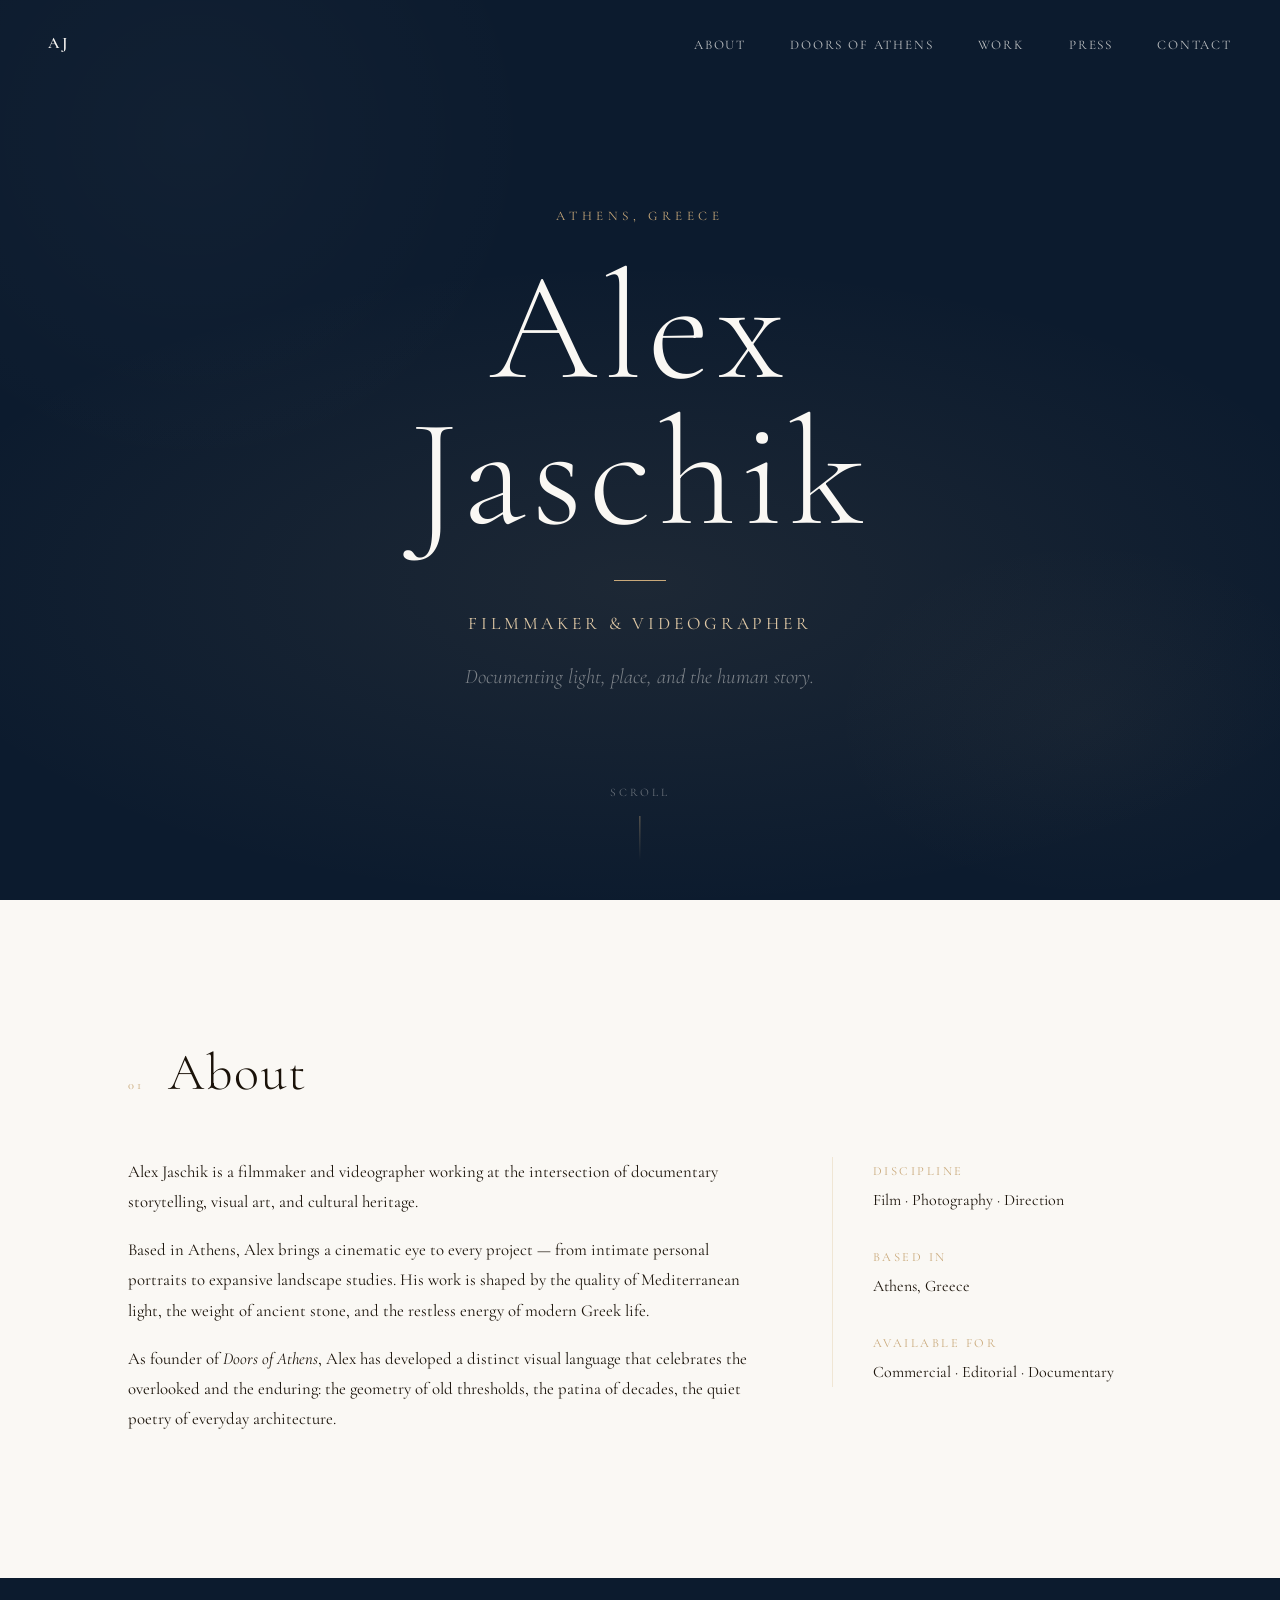
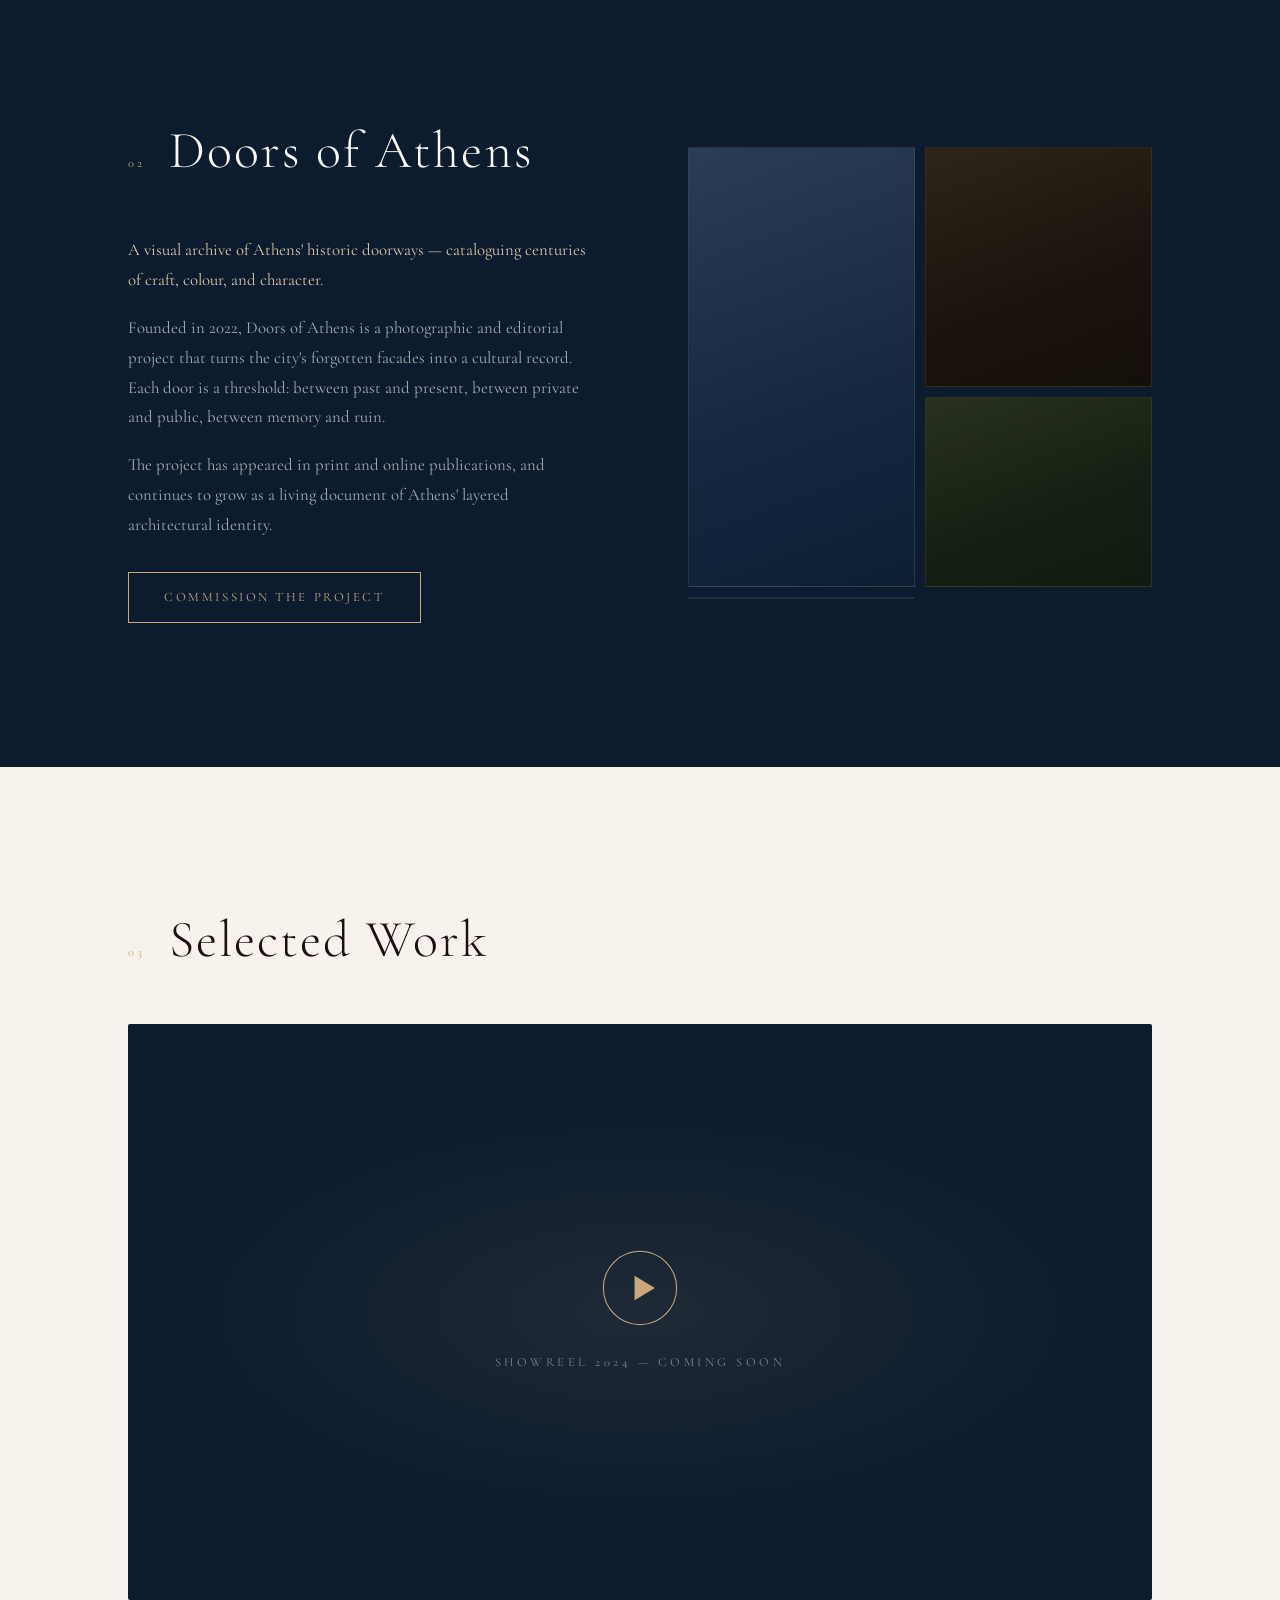
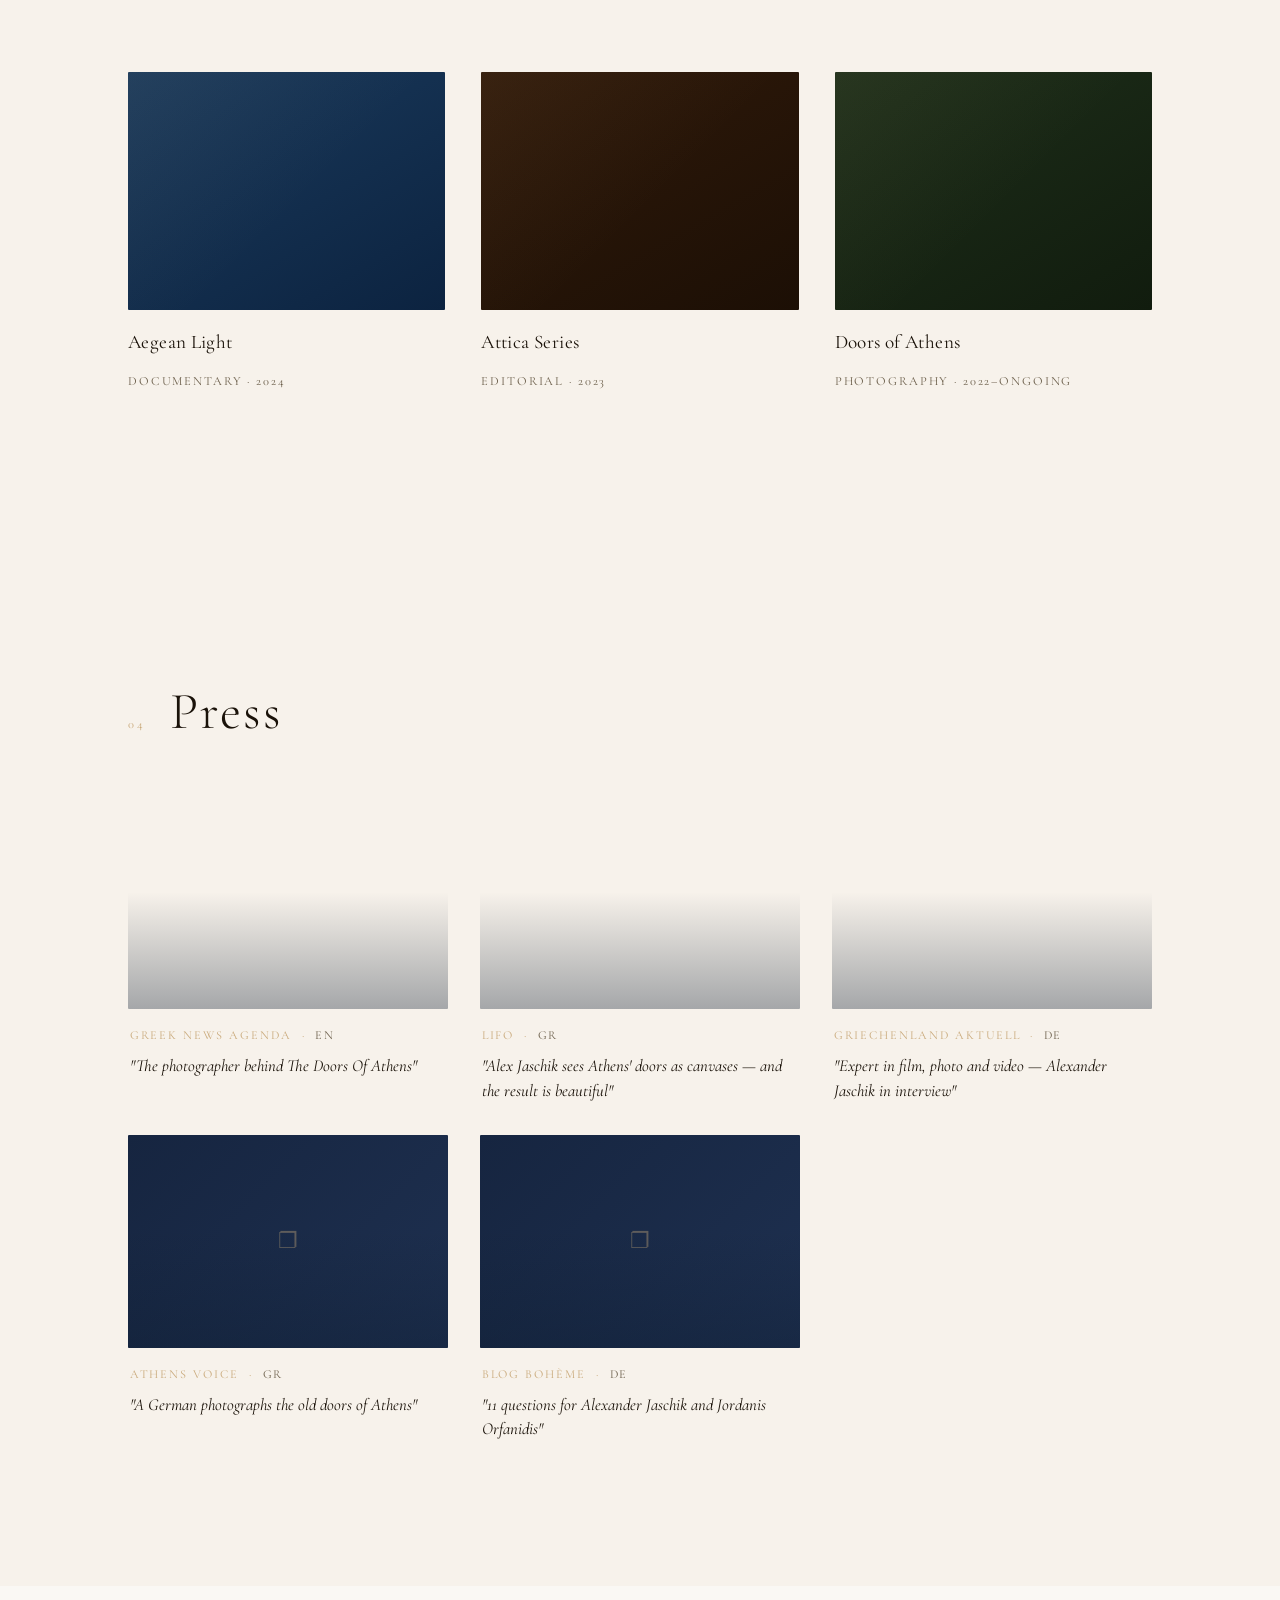
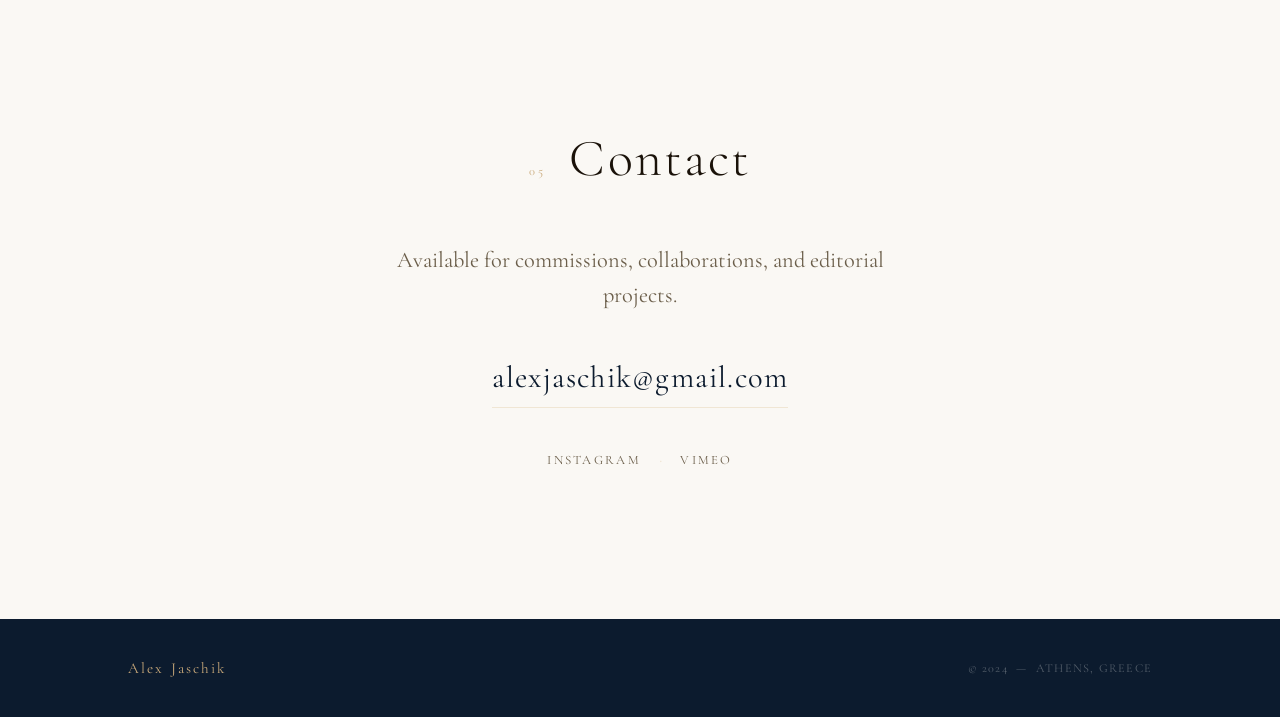
<file: index.html>
<!DOCTYPE html>
<html lang="en">
<head>
  <meta charset="UTF-8" />
  <meta name="viewport" content="width=device-width, initial-scale=1.0" />
  <meta name="description" content="Alex Jaschik — Filmmaker, videographer, and founder of Doors of Athens. Based in Athens, Greece." />
  <title>Alex Jaschik — Filmmaker</title>
  <link rel="preconnect" href="https://fonts.googleapis.com" />
  <link rel="preconnect" href="https://fonts.gstatic.com" crossorigin />
  <link href="https://fonts.googleapis.com/css2?family=Cormorant+Garamond:ital,wght@0,300;0,400;0,500;0,600;1,300;1,400;1,500&display=swap" rel="stylesheet" />
  <link rel="stylesheet" href="style.css" />
</head>
<body>

  <!-- Navigation -->
  <nav id="nav">
    <a href="#hero" class="nav-logo">AJ</a>
    <ul class="nav-links">
      <li><a href="#about">About</a></li>
      <li><a href="#doors">Doors of Athens</a></li>
      <li><a href="#work">Work</a></li>
      <li><a href="#press">Press</a></li>
      <li><a href="#contact">Contact</a></li>
    </ul>
    <button class="nav-menu-btn" aria-label="Menu" aria-expanded="false">
      <span></span><span></span>
    </button>
  </nav>

  <!-- Hero -->
  <section id="hero">
    <div class="hero-bg"></div>
    <div class="hero-content">
      <p class="hero-eyebrow">Athens, Greece</p>
      <h1>Alex<br>Jaschik</h1>
      <div class="hero-rule"></div>
      <p class="hero-subtitle">Filmmaker &amp; Videographer</p>
      <p class="hero-tagline">Documenting light, place, and the human story.</p>
    </div>
    <div class="hero-scroll" aria-hidden="true">
      <span>Scroll</span>
      <div class="scroll-line"></div>
    </div>
  </section>

  <!-- About -->
  <section id="about">
    <div class="container">
      <header class="section-header">
        <span class="section-num" aria-hidden="true">01</span>
        <h2>About</h2>
      </header>
      <div class="about-grid">
        <div class="about-body">
          <p class="lead">Alex Jaschik is a filmmaker and videographer working at the intersection of documentary storytelling, visual art, and cultural heritage.</p>
          <p>Based in Athens, Alex brings a cinematic eye to every project — from intimate personal portraits to expansive landscape studies. His work is shaped by the quality of Mediterranean light, the weight of ancient stone, and the restless energy of modern Greek life.</p>
          <p>As founder of <em>Doors of Athens</em>, Alex has developed a distinct visual language that celebrates the overlooked and the enduring: the geometry of old thresholds, the patina of decades, the quiet poetry of everyday architecture.</p>
        </div>
        <aside class="about-aside">
          <dl>
            <div class="detail">
              <dt>Discipline</dt>
              <dd>Film &middot; Photography &middot; Direction</dd>
            </div>
            <div class="detail">
              <dt>Based in</dt>
              <dd>Athens, Greece</dd>
            </div>
            <div class="detail">
              <dt>Available for</dt>
              <dd>Commercial &middot; Editorial &middot; Documentary</dd>
            </div>
          </dl>
        </aside>
      </div>
    </div>
  </section>

  <!-- Doors of Athens -->
  <section id="doors">
    <div class="doors-inner">
      <div class="doors-text">
        <header class="section-header section-header--light">
          <span class="section-num" aria-hidden="true">02</span>
          <h2>Doors of Athens</h2>
        </header>
        <p class="lead">A visual archive of Athens' historic doorways — cataloguing centuries of craft, colour, and character.</p>
        <p>Founded in 2022, Doors of Athens is a photographic and editorial project that turns the city's forgotten facades into a cultural record. Each door is a threshold: between past and present, between private and public, between memory and ruin.</p>
        <p>The project has appeared in print and online publications, and continues to grow as a living document of Athens' layered architectural identity.</p>
        <a href="#contact" class="btn btn--light">Commission the project</a>
      </div>
      <div class="doors-mosaic" aria-hidden="true">
        <div class="mosaic-card mosaic-card--a"></div>
        <div class="mosaic-card mosaic-card--b"></div>
        <div class="mosaic-card mosaic-card--c"></div>
        <div class="mosaic-card mosaic-card--d"></div>
      </div>
    </div>
  </section>

  <!-- Selected Work -->
  <section id="work">
    <div class="container">
      <header class="section-header">
        <span class="section-num" aria-hidden="true">03</span>
        <h2>Selected Work</h2>
      </header>

      <div class="showreel" role="button" tabindex="0" aria-label="Play showreel">
        <div class="showreel-glow" aria-hidden="true"></div>
        <div class="showreel-ui">
          <div class="play-ring" aria-hidden="true">
            <svg viewBox="0 0 56 56" fill="none" xmlns="http://www.w3.org/2000/svg" aria-hidden="true">
              <circle cx="28" cy="28" r="27" stroke="currentColor" stroke-width="0.75"/>
              <polygon points="24,19 39,28 24,37" fill="currentColor"/>
            </svg>
          </div>
          <p class="showreel-caption">Showreel 2024 — Coming Soon</p>
        </div>
      </div>

      <ul class="work-grid" role="list">
        <li class="work-item">
          <div class="work-thumb work-thumb--a"></div>
          <div class="work-meta">
            <h3>Aegean Light</h3>
            <span class="work-type">Documentary &middot; 2024</span>
          </div>
        </li>
        <li class="work-item">
          <div class="work-thumb work-thumb--b"></div>
          <div class="work-meta">
            <h3>Attica Series</h3>
            <span class="work-type">Editorial &middot; 2023</span>
          </div>
        </li>
        <li class="work-item">
          <div class="work-thumb work-thumb--c"></div>
          <div class="work-meta">
            <h3>Doors of Athens</h3>
            <span class="work-type">Photography &middot; 2022–ongoing</span>
          </div>
        </li>
      </ul>
    </div>
  </section>

  <!-- Press -->
  <section id="press">
    <div class="container">
      <header class="section-header">
        <span class="section-num" aria-hidden="true">04</span>
        <h2>Press</h2>
      </header>
      <ul class="press-grid" role="list">

        <li class="press-item">
          <a href="https://www.greeknewsagenda.gr/the-photographer-behind-the-doors-of-athens/" target="_blank" rel="noopener" class="press-link">
            <div class="press-thumb" style="background-image:url('https://www.greeknewsagenda.gr/wp-content/uploads/sites/2/2023/07/AJ22a-1000x640.jpg')"></div>
            <div class="press-body">
              <span class="press-pub">Greek News Agenda &nbsp;·&nbsp; <span class="press-lang">EN</span></span>
              <h3>"The photographer behind The Doors Of Athens"</h3>
            </div>
          </a>
        </li>

        <li class="press-item">
          <a href="https://www.lifo.gr/culture/photography/o-alexander-jaschik-blepei-tis-portes-tis-athinas-os-kambades-kai-apotelesma" target="_blank" rel="noopener" class="press-link">
            <div class="press-thumb" style="background-image:url('https://www.lifo.gr/sites/default/files/styles/main/public/articles/2021-03-13/alexjaschik1.jpg?itok=PbgO4Ilg')"></div>
            <div class="press-body">
              <span class="press-pub">LiFO &nbsp;·&nbsp; <span class="press-lang">GR</span></span>
              <h3>"Alex Jaschik sees Athens' doors as canvases — and the result is beautiful"</h3>
            </div>
          </a>
        </li>

        <li class="press-item">
          <a href="https://www.graktuell.gr/expert-im-film-foto-und-videobereich-alexander-jaschik-im-interview/" target="_blank" rel="noopener" class="press-link">
            <div class="press-thumb" style="background-image:url('https://www.graktuell.gr/wp-content/uploads/sites/4/2023/06/AJ22a-1000x640.jpg')"></div>
            <div class="press-body">
              <span class="press-pub">Griechenland Aktuell &nbsp;·&nbsp; <span class="press-lang">DE</span></span>
              <h3>"Expert in film, photo and video — Alexander Jaschik in interview"</h3>
            </div>
          </a>
        </li>

        <li class="press-item">
          <a href="https://www.athensvoice.gr/life/urban-culture/athens/681454_enas-germanos-fotografizei-tis-palies-portes-tis-athinas" target="_blank" rel="noopener" class="press-link">
            <div class="press-thumb press-thumb--placeholder">
              <span class="press-thumb-icon" aria-hidden="true">&#10064;</span>
            </div>
            <div class="press-body">
              <span class="press-pub">Athens Voice &nbsp;·&nbsp; <span class="press-lang">GR</span></span>
              <h3>"A German photographs the old doors of Athens"</h3>
            </div>
          </a>
        </li>

        <li class="press-item">
          <a href="https://blogboheme.de/11-fragen-an-alexander-jaschik-und-jordanis-orfanidis/" target="_blank" rel="noopener" class="press-link">
            <div class="press-thumb press-thumb--placeholder">
              <span class="press-thumb-icon" aria-hidden="true">&#10064;</span>
            </div>
            <div class="press-body">
              <span class="press-pub">Blog Bohème &nbsp;·&nbsp; <span class="press-lang">DE</span></span>
              <h3>"11 questions for Alexander Jaschik and Jordanis Orfanidis"</h3>
            </div>
          </a>
        </li>

      </ul>
    </div>
  </section>

  <!-- Contact -->
  <section id="contact">
    <div class="container contact-wrap">
      <header class="section-header section-header--center">
        <span class="section-num" aria-hidden="true">05</span>
        <h2>Contact</h2>
      </header>
      <p class="lead contact-lead">Available for commissions, collaborations, and editorial projects.</p>
      <a href="mailto:alexjaschik@gmail.com" class="contact-email">alexjaschik@gmail.com</a>
      <nav class="contact-social" aria-label="Social links">
        <a href="https://instagram.com/doorsofathens" class="social-link" target="_blank" rel="noopener">Instagram</a>
        <span class="social-sep" aria-hidden="true">&middot;</span>
        <a href="https://vimeo.com/alexjaschik" class="social-link" target="_blank" rel="noopener">Vimeo</a>
      </nav>
    </div>
  </section>

  <!-- Footer -->
  <footer>
    <div class="container footer-inner">
      <span class="footer-name">Alex Jaschik</span>
      <span class="footer-copy">&copy; 2024 &nbsp;&mdash;&nbsp; Athens, Greece</span>
    </div>
  </footer>

  <script src="main.js"></script>
</body>
</html>
</file>
<file: style.css>
/* ─── Reset & tokens ──────────────────────────────────────────────────────── */
*, *::before, *::after { box-sizing: border-box; margin: 0; padding: 0; }

:root {
  --navy:       #0c1b2e;
  --navy-mid:   #162540;
  --navy-light: #1e3050;
  --sand:       #c9a97a;
  --sand-light: #e0c9a6;
  --sand-pale:  #f0e6d4;
  --cream:      #f7f2eb;
  --white:      #faf8f4;
  --text:       #1a1209;
  --text-muted: #6b5e4a;
  --ff:         'Cormorant Garamond', Georgia, 'Times New Roman', serif;
  --ease:       cubic-bezier(0.4, 0, 0.2, 1);
}

html {
  scroll-behavior: smooth;
  -webkit-font-smoothing: antialiased;
}

body {
  font-family: var(--ff);
  font-size: 18px;
  line-height: 1.72;
  color: var(--text);
  background: var(--white);
  overflow-x: hidden;
}

img, video { display: block; max-width: 100%; }
a { color: inherit; }

/* ─── Navigation ──────────────────────────────────────────────────────────── */
#nav {
  position: fixed;
  inset-block-start: 0;
  inset-inline: 0;
  z-index: 200;
  display: flex;
  align-items: center;
  justify-content: space-between;
  padding: 1.75rem 3rem;
  transition: background 0.4s var(--ease), padding 0.4s var(--ease),
              backdrop-filter 0.4s var(--ease);
}

#nav.scrolled {
  background: rgba(12, 27, 46, 0.94);
  backdrop-filter: blur(10px);
  -webkit-backdrop-filter: blur(10px);
  padding: 1.1rem 3rem;
}

.nav-logo {
  font-size: 1rem;
  font-weight: 600;
  letter-spacing: 0.2em;
  text-transform: uppercase;
  color: var(--white);
  text-decoration: none;
  transition: color 0.2s;
}

.nav-logo:hover { color: var(--sand); }

.nav-links {
  list-style: none;
  display: flex;
  gap: 2.75rem;
}

.nav-links a {
  font-size: 0.82rem;
  letter-spacing: 0.14em;
  text-transform: uppercase;
  font-weight: 400;
  color: rgba(250, 248, 244, 0.75);
  text-decoration: none;
  transition: color 0.2s;
}

.nav-links a:hover { color: var(--sand); }

.nav-menu-btn {
  display: none;
  flex-direction: column;
  gap: 6px;
  background: none;
  border: none;
  cursor: pointer;
  padding: 4px;
}

.nav-menu-btn span {
  display: block;
  width: 24px;
  height: 1px;
  background: var(--white);
  transition: transform 0.3s, opacity 0.3s;
}

/* ─── Hero ────────────────────────────────────────────────────────────────── */
#hero {
  min-height: 100svh;
  display: grid;
  place-items: center;
  text-align: center;
  background: var(--navy);
  position: relative;
  overflow: hidden;
}

.hero-bg {
  position: absolute;
  inset: 0;
  background:
    radial-gradient(ellipse 90% 55% at 50% 65%, rgba(201, 169, 122, 0.09) 0%, transparent 65%),
    radial-gradient(ellipse 50% 70% at 15% 15%,  rgba(255, 255, 255, 0.025) 0%, transparent 55%),
    radial-gradient(ellipse 40% 40% at 85% 80%,  rgba(201, 169, 122, 0.04) 0%, transparent 50%);
}

.hero-content { position: relative; z-index: 1; }

.hero-eyebrow {
  font-size: 0.82rem;
  letter-spacing: 0.35em;
  text-transform: uppercase;
  color: var(--sand);
  font-weight: 400;
  margin-bottom: 1.75rem;
}

#hero h1 {
  font-size: clamp(4.5rem, 12vw, 10rem);
  font-weight: 300;
  letter-spacing: 0.04em;
  line-height: 0.95;
  color: var(--white);
  margin-bottom: 2rem;
}

.hero-rule {
  width: 52px;
  height: 1px;
  background: var(--sand);
  margin: 0 auto 1.75rem;
}

.hero-subtitle {
  font-size: clamp(0.9rem, 2vw, 1.1rem);
  letter-spacing: 0.22em;
  text-transform: uppercase;
  color: var(--sand-light);
  font-weight: 400;
  margin-bottom: 1.25rem;
}

.hero-tagline {
  font-size: clamp(1rem, 2.2vw, 1.3rem);
  font-style: italic;
  font-weight: 300;
  color: rgba(250, 248, 244, 0.45);
}

.hero-scroll {
  position: absolute;
  bottom: 2.5rem;
  left: 50%;
  transform: translateX(-50%);
  display: flex;
  flex-direction: column;
  align-items: center;
  gap: 0.8rem;
  color: rgba(250, 248, 244, 0.38);
  font-size: 0.72rem;
  letter-spacing: 0.25em;
  text-transform: uppercase;
}

.scroll-line {
  width: 1px;
  height: 44px;
  background: linear-gradient(to bottom, rgba(201, 169, 122, 0.55) 0%, transparent 100%);
  animation: breathe 2.2s ease-in-out infinite;
}

@keyframes breathe {
  0%, 100% { opacity: 0.45; transform: scaleY(1); transform-origin: top; }
  50%       { opacity: 1;    transform: scaleY(1.18); transform-origin: top; }
}

/* ─── Shared layout ───────────────────────────────────────────────────────── */
.container {
  max-width: 1120px;
  margin-inline: auto;
  padding-inline: 3rem;
}

.section-header {
  display: flex;
  align-items: baseline;
  gap: 1.5rem;
  margin-bottom: 3.5rem;
}

.section-header--center {
  justify-content: center;
}

.section-header--light h2,
.section-header--light .section-num { color: var(--white); }
.section-header--light .section-num  { color: var(--sand); }

.section-num {
  font-size: 0.78rem;
  letter-spacing: 0.22em;
  text-transform: uppercase;
  color: var(--sand);
  font-weight: 400;
  flex-shrink: 0;
}

.section-header h2 {
  font-size: clamp(2rem, 4.5vw, 3.25rem);
  font-weight: 300;
  letter-spacing: 0.04em;
  line-height: 1.1;
}

.lead {
  font-size: clamp(1.1rem, 2vw, 1.4rem);
  font-weight: 400;
  line-height: 1.55;
  margin-bottom: 1.4rem;
}

/* ─── About ───────────────────────────────────────────────────────────────── */
#about {
  padding: 9rem 0;
  background: var(--white);
}

.about-grid {
  display: grid;
  grid-template-columns: 1fr 320px;
  gap: 5rem;
  align-items: start;
}

.about-body p {
  font-size: 1.05rem;
  line-height: 1.8;
  color: var(--text);
  margin-bottom: 1.1rem;
}

.about-body p:last-child { margin-bottom: 0; }

.about-aside {
  border-left: 1px solid var(--sand-pale);
  padding-left: 2.5rem;
  padding-top: 0.25rem;
}

.about-aside dl { display: flex; flex-direction: column; gap: 2rem; }

.detail dt {
  font-size: 0.78rem;
  letter-spacing: 0.2em;
  text-transform: uppercase;
  color: var(--sand);
  font-weight: 400;
  margin-bottom: 0.3rem;
}

.detail dd {
  font-size: 1rem;
  color: var(--text);
  font-weight: 400;
}

/* ─── Doors of Athens ─────────────────────────────────────────────────────── */
#doors {
  background: var(--navy);
  padding: 9rem 0;
  color: var(--white);
}

.doors-inner {
  max-width: 1120px;
  margin-inline: auto;
  padding-inline: 3rem;
  display: grid;
  grid-template-columns: 1fr 1fr;
  gap: 6rem;
  align-items: center;
}

.doors-text .lead { color: var(--sand-light); }

.doors-text p {
  font-size: 1.05rem;
  line-height: 1.78;
  color: rgba(250, 248, 244, 0.65);
  margin-bottom: 1.1rem;
}

.doors-text p:last-of-type { margin-bottom: 0; }

.btn {
  display: inline-block;
  margin-top: 2rem;
  padding: 0.85rem 2.2rem;
  font-family: var(--ff);
  font-size: 0.8rem;
  letter-spacing: 0.2em;
  text-transform: uppercase;
  text-decoration: none;
  border: 1px solid;
  transition: background 0.3s var(--ease), color 0.3s var(--ease);
  cursor: pointer;
}

.btn--light {
  color: var(--sand);
  border-color: var(--sand);
}

.btn--light:hover {
  background: var(--sand);
  color: var(--navy);
}

/* Mosaic placeholder grid */
.doors-mosaic {
  display: grid;
  grid-template-columns: 1fr 1fr;
  grid-template-rows: 240px 190px;
  gap: 10px;
}

.mosaic-card {
  border-radius: 1px;
  position: relative;
  overflow: hidden;
  background: var(--navy-mid);
  border: 1px solid rgba(201, 169, 122, 0.14);
}

.mosaic-card::after {
  content: '';
  position: absolute;
  inset: 0;
  background: linear-gradient(160deg, rgba(201, 169, 122, 0.07) 0%, transparent 60%);
}

.mosaic-card--a { grid-row: span 2; background: linear-gradient(160deg, #1e3553 0%, #0e1f34 100%); }
.mosaic-card--b { background: linear-gradient(160deg, #221a12 0%, #140f08 100%); }
.mosaic-card--c { background: linear-gradient(160deg, #1c2818 0%, #111a0e 100%); }
.mosaic-card--d { grid-column: span 1; background: linear-gradient(160deg, #2a2018 0%, #1a1410 100%); }

/* ─── Selected Work ───────────────────────────────────────────────────────── */
#work {
  padding: 9rem 0;
  background: var(--cream);
}

/* Showreel */
.showreel {
  width: 100%;
  aspect-ratio: 16 / 9;
  background: var(--navy);
  position: relative;
  margin-bottom: 4.5rem;
  cursor: pointer;
  overflow: hidden;
  border-radius: 2px;
  outline: none;
}

.showreel:focus-visible {
  box-shadow: 0 0 0 2px var(--sand);
}

.showreel-glow {
  position: absolute;
  inset: 0;
  background: radial-gradient(ellipse 70% 55% at 50% 50%, rgba(201, 169, 122, 0.1) 0%, transparent 68%);
  transition: opacity 0.4s var(--ease);
}

.showreel:hover .showreel-glow,
.showreel:focus-visible .showreel-glow {
  opacity: 1.4;
}

.showreel-ui {
  position: absolute;
  inset: 0;
  display: flex;
  flex-direction: column;
  align-items: center;
  justify-content: center;
  gap: 1.6rem;
}

.play-ring {
  width: 76px;
  height: 76px;
  color: var(--sand);
  transition: transform 0.35s var(--ease), color 0.25s;
}

.showreel:hover .play-ring,
.showreel:focus-visible .play-ring {
  transform: scale(1.1);
  color: var(--sand-light);
}

.showreel-caption {
  font-size: 0.78rem;
  letter-spacing: 0.28em;
  text-transform: uppercase;
  color: rgba(250, 248, 244, 0.45);
  font-weight: 400;
}

/* Work grid */
.work-grid {
  list-style: none;
  display: grid;
  grid-template-columns: repeat(3, 1fr);
  gap: 2.25rem;
}

.work-thumb {
  aspect-ratio: 4 / 3;
  border-radius: 1px;
  margin-bottom: 1rem;
  position: relative;
  overflow: hidden;
  transition: transform 0.4s var(--ease);
}

.work-item:hover .work-thumb { transform: scale(1.02); }

.work-thumb::after {
  content: '';
  position: absolute;
  inset: 0;
  background: linear-gradient(135deg, rgba(201, 169, 122, 0.06) 0%, transparent 55%);
}

.work-thumb--a { background: linear-gradient(150deg, #1a3a5c 0%, #0c2340 100%); }
.work-thumb--b { background: linear-gradient(150deg, #301a0a 0%, #1c0f05 100%); }
.work-thumb--c { background: linear-gradient(150deg, #1e2f1a 0%, #111c0e 100%); }

.work-meta h3 {
  font-size: 1.2rem;
  font-weight: 400;
  letter-spacing: 0.02em;
  color: var(--text);
  margin-bottom: 0.3rem;
}

.work-type {
  font-size: 0.78rem;
  letter-spacing: 0.15em;
  text-transform: uppercase;
  color: var(--text-muted);
}

/* ─── Contact ─────────────────────────────────────────────────────────────── */
#contact {
  padding: 9rem 0;
  background: var(--white);
  text-align: center;
}

.contact-wrap {
  max-width: 660px;
}

.contact-lead {
  color: var(--text-muted);
  margin-bottom: 2.5rem;
}

.contact-email {
  display: inline-block;
  font-size: clamp(1.25rem, 3vw, 1.9rem);
  font-weight: 400;
  letter-spacing: 0.04em;
  color: var(--navy);
  text-decoration: none;
  border-bottom: 1px solid var(--sand-pale);
  padding-bottom: 0.15rem;
  margin-bottom: 2.25rem;
  transition: color 0.2s, border-color 0.2s;
}

.contact-email:hover {
  color: var(--sand);
  border-color: var(--sand);
}

.contact-social {
  display: flex;
  align-items: center;
  justify-content: center;
  gap: 1.1rem;
}

.social-link {
  font-size: 0.8rem;
  letter-spacing: 0.18em;
  text-transform: uppercase;
  color: var(--text-muted);
  text-decoration: none;
  transition: color 0.2s;
}

.social-link:hover { color: var(--sand); }

.social-sep { color: var(--sand-pale); }

/* ─── Press ───────────────────────────────────────────────────────────────── */
#press {
  padding: 9rem 0;
  background: var(--cream);
}

.press-grid {
  list-style: none;
  display: grid;
  grid-template-columns: repeat(3, 1fr);
  gap: 2rem;
}

.press-link {
  display: block;
  text-decoration: none;
  color: inherit;
  group: press;
}

.press-thumb {
  width: 100%;
  aspect-ratio: 3 / 2;
  background-size: cover;
  background-position: center;
  border-radius: 1px;
  margin-bottom: 1rem;
  overflow: hidden;
  position: relative;
  transition: transform 0.4s var(--ease);
}

.press-link:hover .press-thumb { transform: scale(1.03); }

.press-thumb::after {
  content: '';
  position: absolute;
  inset: 0;
  background: linear-gradient(to bottom, transparent 45%, rgba(12, 27, 46, 0.35) 100%);
  transition: opacity 0.3s;
}

.press-link:hover .press-thumb::after { opacity: 0.6; }

.press-thumb--placeholder {
  background: linear-gradient(135deg, var(--navy-mid) 0%, var(--navy-light) 100%);
  display: flex;
  align-items: center;
  justify-content: center;
}

.press-thumb-icon {
  font-size: 1.4rem;
  color: rgba(201, 169, 122, 0.4);
}

.press-body { padding: 0 0.1rem; }

.press-pub {
  display: block;
  font-size: 0.76rem;
  letter-spacing: 0.16em;
  text-transform: uppercase;
  color: var(--sand);
  margin-bottom: 0.5rem;
}

.press-lang {
  color: var(--text-muted);
  letter-spacing: 0.1em;
}

.press-body h3 {
  font-size: 1.05rem;
  font-weight: 400;
  font-style: italic;
  line-height: 1.45;
  color: var(--text);
  transition: color 0.2s;
}

.press-link:hover .press-body h3 { color: var(--navy-light); }

/* ─── Footer ──────────────────────────────────────────────────────────────── */
footer {
  background: var(--navy);
  padding: 2.25rem 0;
}

.footer-inner {
  display: flex;
  align-items: center;
  justify-content: space-between;
}

.footer-name {
  font-size: 0.95rem;
  letter-spacing: 0.14em;
  color: var(--sand);
  font-weight: 400;
}

.footer-copy {
  font-size: 0.76rem;
  letter-spacing: 0.1em;
  text-transform: uppercase;
  color: rgba(250, 248, 244, 0.3);
}

/* ─── Responsive ──────────────────────────────────────────────────────────── */
@media (max-width: 960px) {
  .about-grid {
    grid-template-columns: 1fr;
    gap: 3rem;
  }

  .about-aside {
    border-left: none;
    border-top: 1px solid var(--sand-pale);
    padding-left: 0;
    padding-top: 2.25rem;
  }

  .about-aside dl {
    flex-direction: row;
    flex-wrap: wrap;
    gap: 1.5rem 3rem;
  }

  .doors-inner {
    grid-template-columns: 1fr;
    gap: 3.5rem;
  }

  .doors-mosaic { display: none; }

  .work-grid,
  .press-grid {
    grid-template-columns: 1fr 1fr;
  }

  #nav { padding: 1.5rem 2rem; }
  #nav.scrolled { padding: 1rem 2rem; }
  .container { padding-inline: 2rem; }
  .doors-inner { padding-inline: 2rem; }
}

@media (max-width: 640px) {
  .nav-links { display: none; }
  .nav-menu-btn { display: flex; }

  #about, #doors, #work, #contact { padding: 5.5rem 0; }

  .work-grid,
  .press-grid { grid-template-columns: 1fr; }

  .container { padding-inline: 1.5rem; }
  .doors-inner { padding-inline: 1.5rem; }

  .footer-inner {
    flex-direction: column;
    gap: 0.6rem;
    text-align: center;
  }
}
</file>
